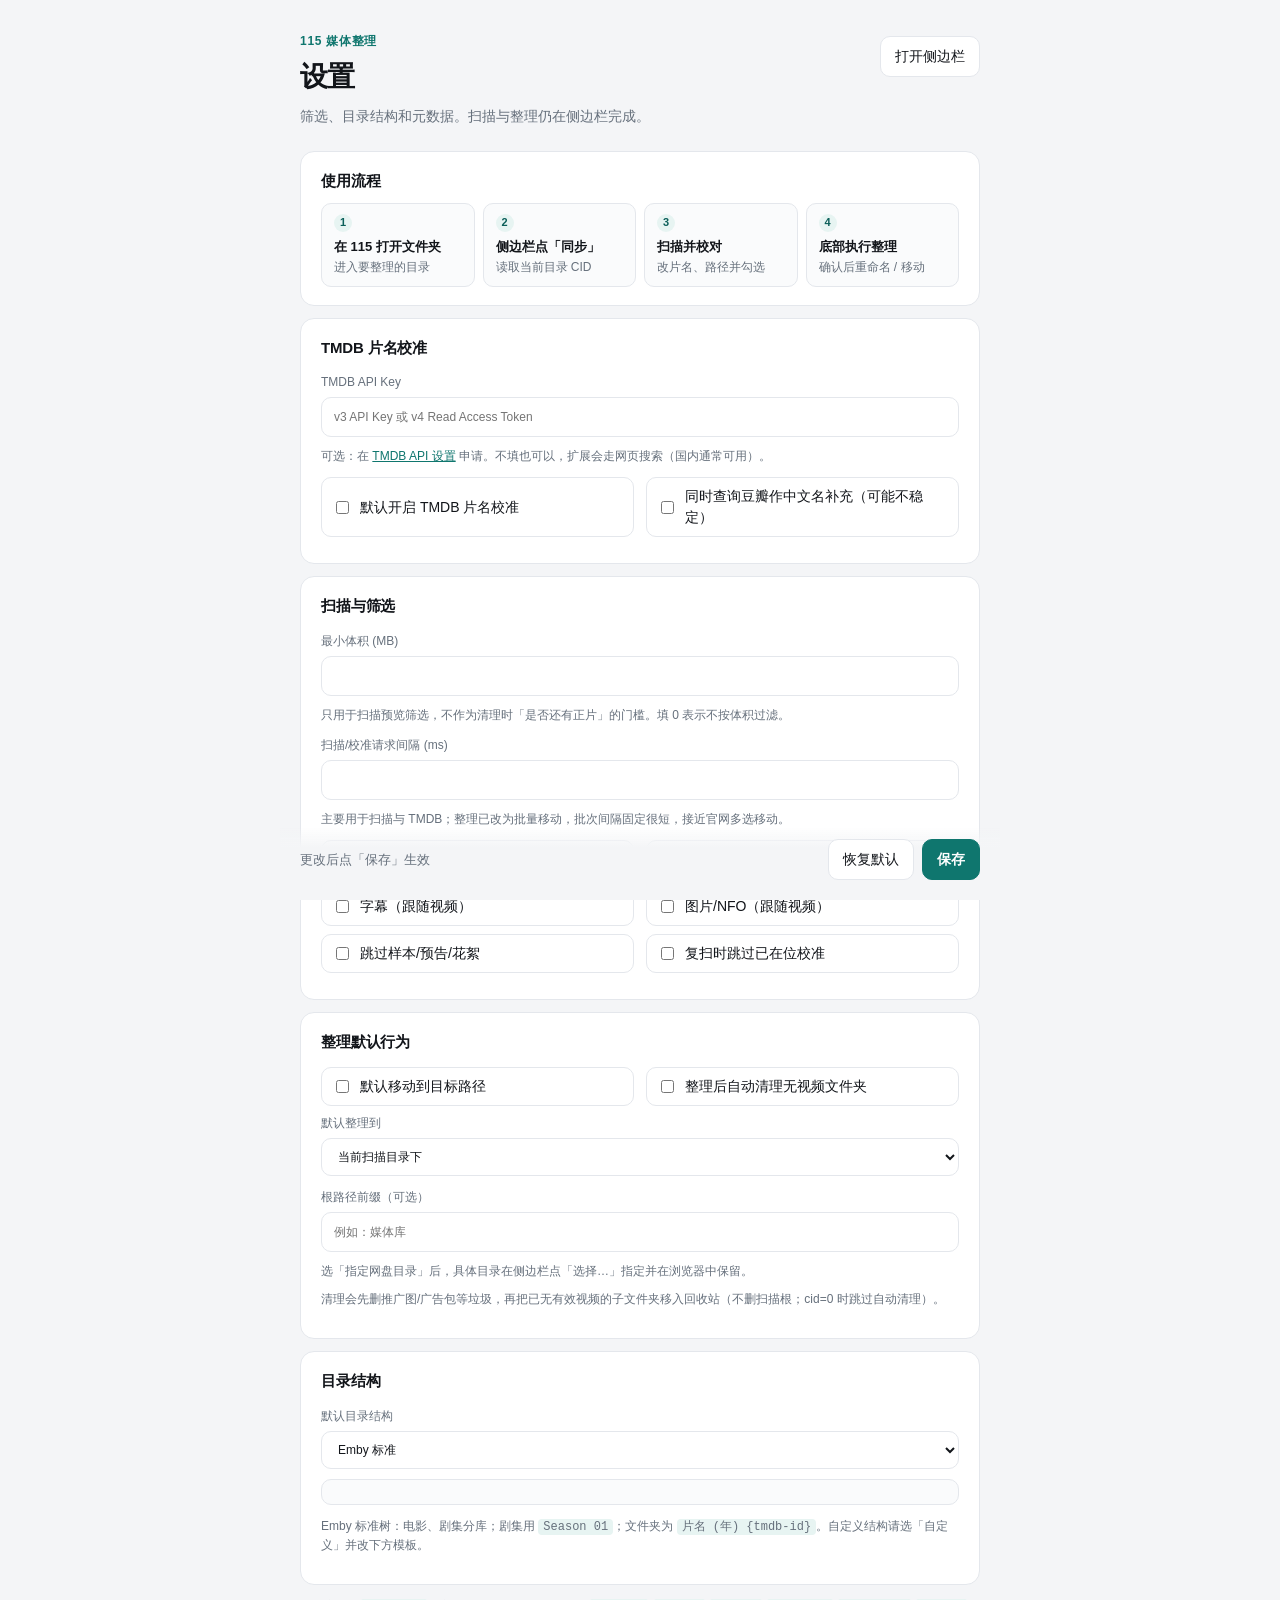
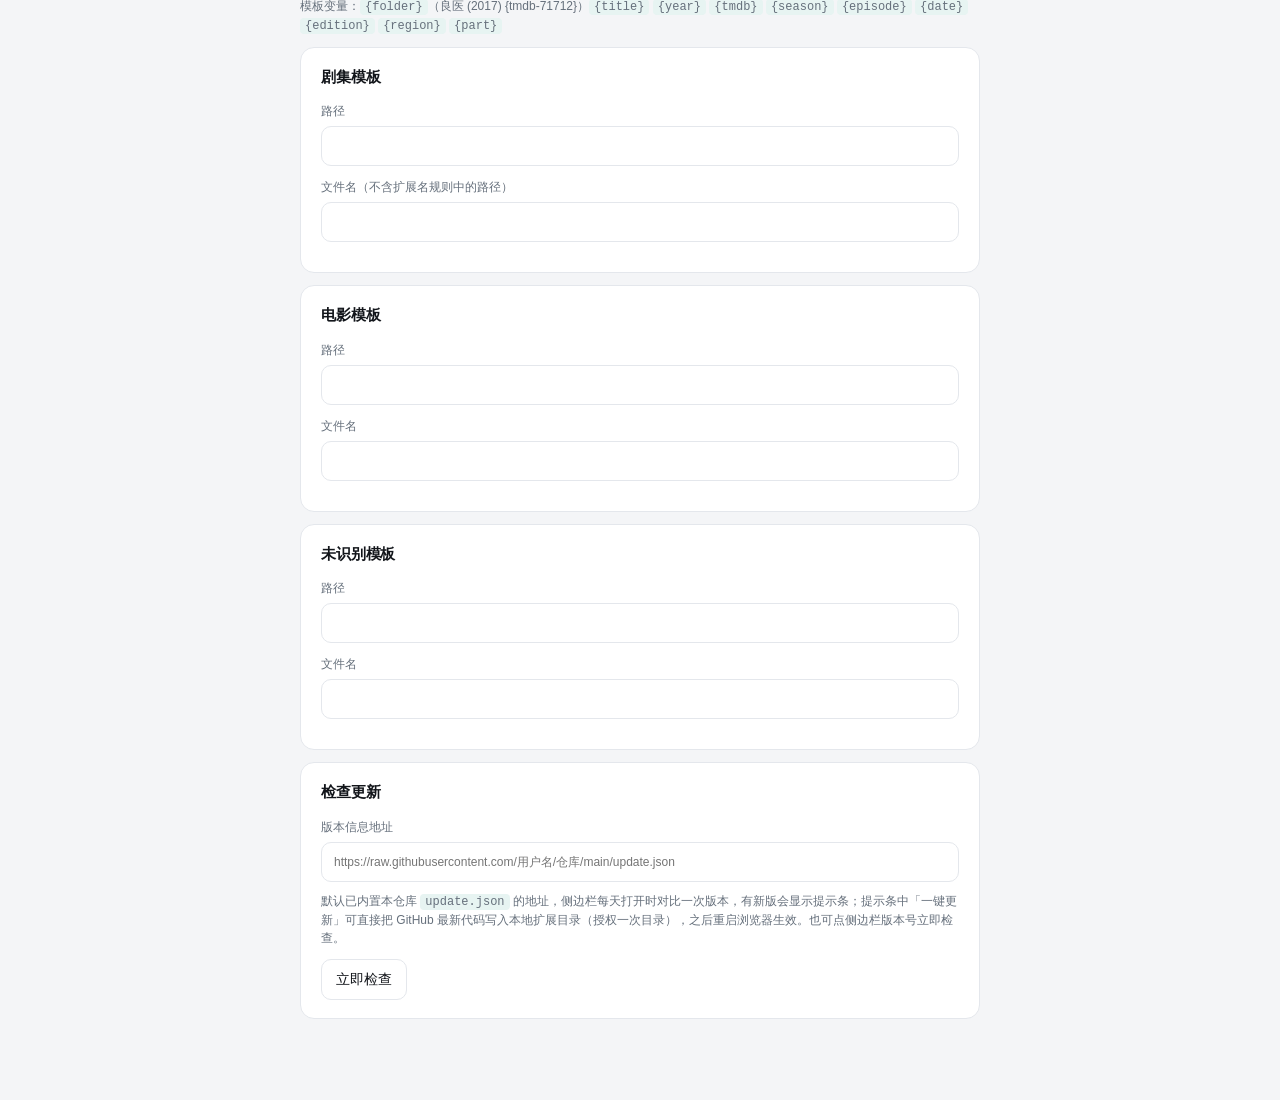
<file: options/index.html>
<!DOCTYPE html>
<html lang="zh-CN">
<head>
  <meta charset="UTF-8" />
  <meta name="viewport" content="width=device-width, initial-scale=1" />
  <title>115 媒体整理 · 设置</title>
  <link rel="stylesheet" href="style.css" />
</head>
<body>
  <main>
    <header>
      <div class="header-copy">
        <p class="eyebrow">115 媒体整理</p>
        <h1>设置</h1>
        <p>筛选、目录结构和元数据。扫描与整理仍在侧边栏完成。</p>
      </div>
      <div class="header-actions">
        <button type="button" id="btnOpenSidePanel" class="btn">打开侧边栏</button>
      </div>
    </header>

    <section class="usage">
      <h2>使用流程</h2>
      <ol class="steps">
        <li><strong>在 115 打开文件夹</strong><span>进入要整理的目录</span></li>
        <li><strong>侧边栏点「同步」</strong><span>读取当前目录 CID</span></li>
        <li><strong>扫描并校对</strong><span>改片名、路径并勾选</span></li>
        <li><strong>底部执行整理</strong><span>确认后重命名 / 移动</span></li>
      </ol>
    </section>

    <form id="form">
      <section>
        <h2>TMDB 片名校准</h2>
        <label class="row">
          <span>TMDB API Key</span>
          <input id="tmdbApiKey" type="password" autocomplete="off" placeholder="v3 API Key 或 v4 Read Access Token" />
        </label>
        <p class="hint">可选：在 <a href="https://www.themoviedb.org/settings/api" target="_blank" rel="noreferrer">TMDB API 设置</a> 申请。不填也可以，扩展会走网页搜索（国内通常可用）。</p>
        <div class="checks">
          <label class="check">
            <input id="enableMetadata" type="checkbox" />
            <span>默认开启 TMDB 片名校准</span>
          </label>
          <label class="check">
            <input id="preferDouban" type="checkbox" />
            <span>同时查询豆瓣作中文名补充（可能不稳定）</span>
          </label>
        </div>
      </section>

      <section>
        <h2>扫描与筛选</h2>
        <label class="row">
          <span>最小体积 (MB)</span>
          <input id="minSizeMB" type="number" min="0" step="1" />
        </label>
        <p class="hint">只用于扫描预览筛选，不作为清理时「是否还有正片」的门槛。填 0 表示不按体积过滤。</p>
        <label class="row">
          <span>扫描/校准请求间隔 (ms)</span>
          <input id="requestDelayMs" type="number" min="0" step="50" />
        </label>
        <p class="hint">主要用于扫描与 TMDB；整理已改为批量移动，批次间隔固定很短，接近官网多选移动。</p>
        <div class="checks">
          <label class="check"><input id="includeVideo" type="checkbox" /> 视频</label>
          <label class="check"><input id="includeAudio" type="checkbox" /> 音频</label>
          <label class="check"><input id="includeSubtitle" type="checkbox" /> 字幕（跟随视频）</label>
          <label class="check"><input id="includeImage" type="checkbox" /> 图片/NFO（跟随视频）</label>
          <label class="check"><input id="skipJunkMedia" type="checkbox" /> 跳过样本/预告/花絮</label>
          <label class="check"><input id="skipCalibrateOrganized" type="checkbox" /> 复扫时跳过已在位校准</label>
        </div>
      </section>

      <section>
        <h2>整理默认行为</h2>
        <div class="checks">
          <label class="check"><input id="moveFiles" type="checkbox" /> 默认移动到目标路径</label>
          <label class="check"><input id="cleanEmptyFolders" type="checkbox" /> 整理后自动清理无视频文件夹</label>
        </div>
        <label class="row">
          <span>默认整理到</span>
          <select id="targetMode">
            <option value="scan">当前扫描目录下</option>
            <option value="cid">指定网盘目录（在侧边栏选择）</option>
          </select>
        </label>
        <label class="row">
          <span>根路径前缀（可选）</span>
          <input id="targetBasePath" type="text" placeholder="例如：媒体库" />
        </label>
        <p class="hint">选「指定网盘目录」后，具体目录在侧边栏点「选择…」指定并在浏览器中保留。</p>
        <p class="hint">清理会先删推广图/广告包等垃圾，再把已无有效视频的子文件夹移入回收站（不删扫描根；cid=0 时跳过自动清理）。</p>
      </section>

      <section>
        <h2>目录结构</h2>
        <label class="row">
          <span>默认目录结构</span>
          <select id="folderLayout"></select>
        </label>
        <p class="hint" id="folderLayoutHint"></p>
        <pre class="layout-tree" id="folderLayoutTree" aria-label="Emby 目录树预览"></pre>
        <p class="hint">Emby 标准树：电影、剧集分库；剧集用 <code>Season 01</code>；文件夹为 <code>片名 (年) {tmdb-id}</code>。自定义结构请选「自定义」并改下方模板。</p>
      </section>

      <div id="templateSections">
      <p class="hint template-vars">模板变量：<code>{folder}</code>（良医 (2017) {tmdb-71712}）<code>{title}</code> <code>{year}</code> <code>{tmdb}</code> <code>{season}</code> <code>{episode}</code> <code>{date}</code> <code>{edition}</code> <code>{region}</code> <code>{part}</code></p>
      <section>
        <h2>剧集模板</h2>
        <label class="row">
          <span>路径</span>
          <input id="tvPathTemplate" type="text" />
        </label>
        <label class="row">
          <span>文件名（不含扩展名规则中的路径）</span>
          <input id="tvNameTemplate" type="text" />
        </label>
      </section>

      <section>
        <h2>电影模板</h2>
        <label class="row">
          <span>路径</span>
          <input id="moviePathTemplate" type="text" />
        </label>
        <label class="row">
          <span>文件名</span>
          <input id="movieNameTemplate" type="text" />
        </label>
      </section>

      <section>
        <h2>未识别模板</h2>
        <label class="row">
          <span>路径</span>
          <input id="unknownPathTemplate" type="text" />
        </label>
        <label class="row">
          <span>文件名</span>
          <input id="unknownNameTemplate" type="text" />
        </label>
      </section>
      </div>

      <section>
        <h2>检查更新</h2>
        <label class="row">
          <span>版本信息地址</span>
          <input id="updateCheckUrl" type="text" placeholder="https://raw.githubusercontent.com/用户名/仓库/main/update.json" />
        </label>
        <p class="hint">默认已内置本仓库 <code>update.json</code> 的地址，侧边栏每天打开时对比一次版本，有新版会显示提示条；提示条中「一键更新」可直接把 GitHub 最新代码写入本地扩展目录（授权一次目录），之后重启浏览器生效。也可点侧边栏版本号立即检查。</p>
        <div class="footer-actions">
          <button type="button" id="btnCheckUpdate" class="btn">立即检查</button>
        </div>
      </section>

      <div class="footer">
        <span id="msg" class="msg">更改后点「保存」生效</span>
        <div class="footer-actions">
          <button type="button" id="btnReset" class="btn">恢复默认</button>
          <button type="submit" class="btn primary">保存</button>
        </div>
      </div>
    </form>
  </main>

  <script type="module" src="options.js"></script>
</body>
</html>
</file>
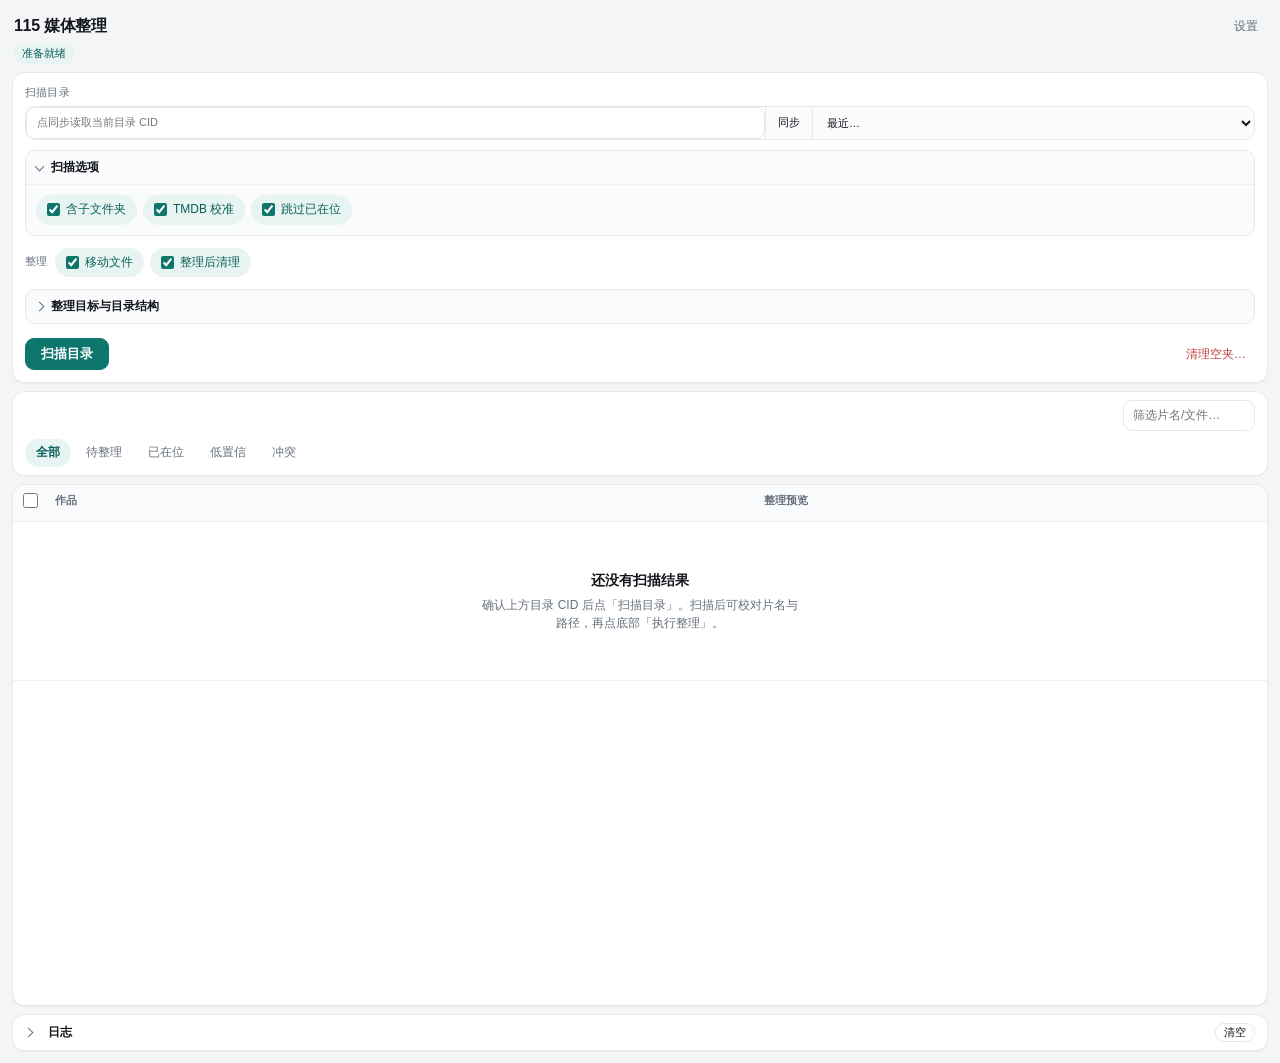
<file: sidepanel/index.html>
<!DOCTYPE html>
<html lang="zh-CN">
<head>
  <meta charset="UTF-8" />
  <meta name="viewport" content="width=device-width, initial-scale=1" />
  <title>115 媒体整理</title>
  <link rel="stylesheet" href="style.css" />
</head>
<body>
  <header class="header">
    <div class="header-main">
      <h1>115 媒体整理 <span class="ver" id="appVersion" role="button" tabindex="0" title="点击检查更新"></span></h1>
      <p class="status-pill" id="statusLine">准备就绪</p>
    </div>
    <a class="link" href="../options/index.html" target="_blank">设置</a>
  </header>

  <div class="update-banner" id="updateBanner" hidden role="status">
    <span class="update-banner-text" id="updateBannerText"></span>
    <span class="update-banner-notes" id="updateBannerNotes" hidden></span>
    <a class="link" id="updateBannerLink" target="_blank" rel="noopener">下载</a>
    <button class="btn update-banner-install" id="updateBannerInstall" type="button" title="把 GitHub 最新代码直接写入本地扩展目录（需授权一次）">一键更新</button>
    <button class="btn ghost update-banner-close" id="updateBannerClose" type="button" title="忽略此版本">✕</button>
  </div>

  <section class="panel scan-panel">
    <label class="field cid-field">
      <span class="field-label" id="cidFieldLabel">扫描目录</span>
      <div class="cid-row">
        <input id="cidInput" type="text" value="" placeholder="点同步读取当前目录 CID" title="目录 CID，不能为 0（网盘根目录）" />
        <button id="btnRefreshCid" class="btn" type="button" title="从当前 115 标签页重新读取">同步</button>
        <select id="recentCid" title="最近扫描过的目录">
          <option value="">最近…</option>
        </select>
      </div>
      <p class="hint warn-hint" id="cidRootWarn" hidden>已禁止扫描网盘根目录（cid=0）。请先在 115 进入具体文件夹后点「同步」，或从「最近」选择子目录。</p>
    </label>

    <details class="scan-options" id="scanOptions" open>
      <summary>扫描选项</summary>
      <div class="scan-options-body">
        <div class="check-row" role="group" aria-label="扫描选项">
          <label class="chip" title="递归扫描子文件夹（网盘根目录不允许扫描）">
            <input id="scanRecursive" type="checkbox" checked />
            <span>含子文件夹</span>
          </label>
          <label class="chip" title="用 TMDB 把杂乱文件名校准为标准中文片名">
            <input id="enableMeta" type="checkbox" checked />
            <span>TMDB 校准</span>
          </label>
          <label class="chip" title="已在目标位置且带 tmdb id 的文件跳过网络校准">
            <input id="skipCalibrateOrganized" type="checkbox" checked />
            <span>跳过已在位</span>
          </label>
        </div>
        <p class="hint meta-hint" id="metaHint" hidden>
          未填 API Key，将用 TMDB 网页搜索 ·
          <a class="hint-link" href="../options/index.html" target="_blank">去设置</a>
        </p>
      </div>
    </details>

    <div class="behavior-row" role="group" aria-label="整理行为">
      <span class="actions-label">整理</span>
      <label class="chip" title="重命名后移动到目标路径；关闭则只重命名">
        <input id="moveFiles" type="checkbox" checked />
        <span>移动文件</span>
      </label>
      <label class="chip" title="整理完成后删除推广图/广告包等垃圾，并移除无有效视频的文件夹（进回收站）">
        <input id="cleanEmptyFolders" type="checkbox" checked />
        <span>整理后清理</span>
      </label>
    </div>

    <details class="organize-details" id="organizeBox">
      <summary>整理目标与目录结构</summary>
      <div class="organize-body">
        <div class="field">
          <span class="field-label">目录结构</span>
          <select id="folderLayout"></select>
          <p class="hint" id="folderLayoutHint"></p>
          <pre class="layout-tree" id="folderLayoutTree" aria-label="Emby 目录树预览"></pre>
        </div>
        <label class="field">
          <span class="field-label">整理到</span>
          <select id="targetMode">
            <option value="scan">当前扫描目录下</option>
            <option value="cid">指定网盘目录</option>
          </select>
        </label>
        <div class="field" id="targetCidField" hidden>
          <span class="field-label">目标目录</span>
          <div class="target-pick">
            <div class="target-pick-label" id="targetCidLabel" title="cid=0">根目录</div>
            <input id="targetCid" type="hidden" value="0" />
            <button id="btnPickTarget" class="btn" type="button">选择…</button>
            <button id="btnUseScanAsTarget" class="btn" type="button" title="用当前扫描目录">用当前</button>
          </div>
        </div>
        <label class="field">
          <span class="field-label">根路径前缀</span>
          <input id="targetBasePath" type="text" placeholder="可选，例如：媒体库" />
        </label>
      </div>
    </details>

    <div class="actions actions-primary">
      <button id="btnScan" class="btn primary" type="button">扫描目录</button>
      <button id="btnStopScan" class="btn warn" type="button" hidden>停止扫描</button>
      <span class="actions-spacer"></span>
      <button id="btnClean" class="btn ghost danger-text" type="button" title="扫描当前目录：先删推广图/广告包等垃圾，再删无有效视频的子文件夹（会先确认）">清理空夹…</button>
    </div>
  </section>

  <section class="panel tools-panel" id="toolsPanel" hidden>
    <div class="tools-row">
      <div class="actions actions-select" role="group" aria-label="勾选">
        <span class="actions-label">勾选</span>
        <button id="btnSelectAll" class="btn ghost" type="button" disabled>全选</button>
        <button id="btnSelectNone" class="btn ghost" type="button" disabled>全不选</button>
        <button id="btnSelectVisible" class="btn ghost" type="button" disabled title="只勾选当前筛选/视图下可见的作品">可见</button>
        <select id="selectPreset" class="select-preset" aria-label="按条件勾选" disabled>
          <option value="">按条件…</option>
          <option value="btnSelectNeed">待整理</option>
          <option value="btnSelectTv">剧集</option>
          <option value="btnSelectMovie">电影</option>
          <option value="btnSelectLow">低置信</option>
          <option value="btnRetryFailed" id="optSelectFailed" hidden>上次失败</option>
        </select>
        <button id="btnSelectNeed" class="btn ghost select-extra" type="button" disabled title="勾选尚未在目标路径的文件">待整理</button>
        <button id="btnSelectTv" class="btn ghost select-extra" type="button" disabled title="只勾选剧集">剧集</button>
        <button id="btnSelectMovie" class="btn ghost select-extra" type="button" disabled title="只勾选电影">电影</button>
        <button id="btnSelectLow" class="btn ghost select-extra" type="button" disabled title="勾选校准分数偏低或未识别的项">低置信</button>
        <button id="btnRetryFailed" class="btn ghost select-extra" type="button" disabled hidden title="只勾选上次整理失败的项">重试失败</button>
      </div>
      <div class="actions actions-more" role="group" aria-label="列表工具">
        <span class="actions-label">列表</span>
        <button id="btnExpandAll" class="btn ghost" type="button" disabled title="展开全部剧集分组">展开</button>
        <button id="btnCollapseAll" class="btn ghost" type="button" disabled title="折叠全部剧集分组">折叠</button>
        <button id="btnRecalibrate" class="btn ghost" type="button" disabled title="仅对勾选项重新 TMDB 校准">重校准</button>
        <button id="btnCopyPlan" class="btn ghost" type="button" disabled title="复制已选文件的目标路径清单">复制清单</button>
      </div>
    </div>
  </section>

  <div class="modal" id="folderPicker" hidden>
    <div class="modal-backdrop" data-role="close-picker"></div>
    <div class="modal-panel" role="dialog" aria-modal="true" aria-labelledby="folderPickerTitle">
      <div class="modal-head">
        <strong id="folderPickerTitle">选择目标目录</strong>
        <button type="button" class="btn tiny" data-role="close-picker">关闭</button>
      </div>
      <div class="picker-crumb" id="pickerCrumb"></div>
      <div class="picker-toolbar">
        <button type="button" class="btn" id="btnPickerUp" disabled>上级</button>
        <button type="button" class="btn" id="btnPickerRoot">根目录</button>
        <span class="picker-status" id="pickerStatus"></span>
      </div>
      <ul class="picker-list" id="pickerList"></ul>
      <div class="modal-foot">
        <span class="hint" id="pickerCurrent">当前：根目录</span>
        <button type="button" class="btn primary" id="btnPickerConfirm">选择此目录</button>
      </div>
    </div>
  </div>

  <section class="summary" id="summary" hidden>
    <div class="summary-row">
      <span id="summaryText"></span>
      <input id="tableFilter" type="search" placeholder="筛选片名/文件…" autocomplete="off" title="快捷键 / 聚焦搜索，Esc 清空" />
    </div>
    <div class="view-filters" id="viewFilters" role="tablist" aria-label="列表筛选">
      <button type="button" class="view-chip is-active" data-view="all" title="快捷键 1 · 双击勾选该视图全部作品">全部<span class="view-count" hidden>0</span></button>
      <button type="button" class="view-chip" data-view="need" title="快捷键 2 · 双击勾选该视图全部作品">待整理<span class="view-count" hidden>0</span></button>
      <button type="button" class="view-chip" data-view="done" title="快捷键 3 · 双击勾选该视图全部作品">已在位<span class="view-count" hidden>0</span></button>
      <button type="button" class="view-chip" data-view="low" title="快捷键 4 · 双击勾选该视图全部作品">低置信<span class="view-count" hidden>0</span></button>
      <button type="button" class="view-chip" data-view="conflict" title="快捷键 5 · 双击勾选该视图全部作品">冲突<span class="view-count" hidden>0</span></button>
    </div>
  </section>

  <section class="table-wrap">
    <table>
      <thead>
        <tr>
          <th class="col-check"><input id="checkAllVisible" type="checkbox" aria-label="勾选当前筛选下可见的作品" title="勾选当前筛选/视图下可见的作品" /></th>
          <th class="col-work">作品</th>
          <th class="col-plan">整理预览</th>
        </tr>
      </thead>
      <tbody id="tbody">
        <tr class="empty"><td colspan="3">
          <div class="empty-state">
            <strong>还没有扫描结果</strong>
            <p>确认上方目录 CID 后点「扫描目录」。扫描后可校对片名与路径，再点底部「执行整理」。</p>
          </div>
        </td></tr>
      </tbody>
    </table>
  </section>

  <div class="action-dock">
    <section class="progress" id="progress" hidden>
      <div class="bar" id="progressBar"><div class="bar-fill" id="barFill"></div></div>
      <div class="progress-meta">
        <p id="progressText">准备中…</p>
        <span class="progress-pct" id="progressPct">0%</span>
      </div>
    </section>
    <div class="action-bar" id="actionBar" hidden>
      <span class="action-summary" id="actionBarSummary">已选 0 项</span>
      <button id="btnRun" class="btn primary" type="button" disabled>执行整理</button>
      <button id="btnStopRun" class="btn warn" type="button" hidden>停止整理</button>
    </div>
  </div>

  <details class="log panel">
    <summary class="log-head">
      <strong>日志</strong>
      <button id="btnClearLog" class="btn tiny" type="button">清空</button>
    </summary>
    <pre id="log"></pre>
  </details>

  <img id="posterZoom" class="poster-zoom" alt="" hidden />

  <script type="module" src="app.js"></script>
</body>
</html>
</file>
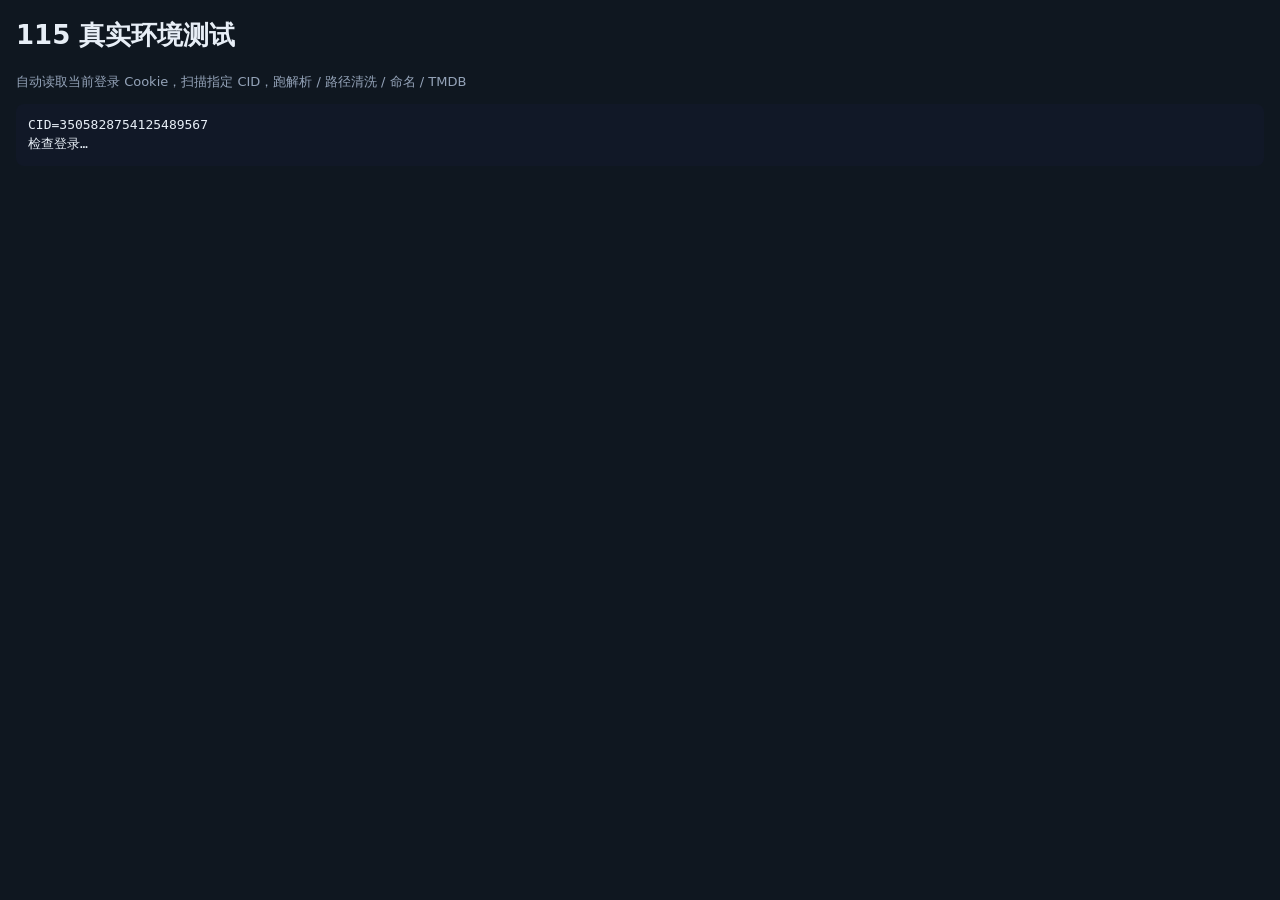
<file: tools/real-test.html>
<!DOCTYPE html>
<html lang="zh-CN">
<head>
  <meta charset="UTF-8" />
  <title>115 真实环境测试</title>
  <link rel="stylesheet" href="real-test.css" />
</head>
<body>
  <h1>115 真实环境测试</h1>
  <p class="muted">自动读取当前登录 Cookie，扫描指定 CID，跑解析 / 路径清洗 / 命名 / TMDB</p>
  <pre id="out">运行中…</pre>
  <script src="real-test.js" type="module"></script>
</body>
</html>
</file>
<file: options/style.css>
:root {
  --bg: #f4f5f7;
  --surface: #fff;
  --text: #12151a;
  --muted: #66707c;
  --line: #e4e7ec;
  --primary: #0f766e;
  --primary-hover: #0b5f59;
  --primary-soft: #e7f4f2;
  --radius: 14px;
  --font: "SF Pro Text", "Segoe UI", "PingFang SC", "Hiragino Sans GB", "Microsoft YaHei", sans-serif;
  --focus: 0 0 0 3px rgba(15, 118, 110, 0.22);
}

* { box-sizing: border-box; }

body {
  margin: 0;
  font: 14px/1.5 var(--font);
  color: var(--text);
  background: var(--bg);
  min-height: 100vh;
  -webkit-font-smoothing: antialiased;
}

main {
  max-width: 720px;
  margin: 0 auto;
  padding: 32px 20px 96px;
}

header {
  display: flex;
  align-items: flex-start;
  justify-content: space-between;
  gap: 16px;
  flex-wrap: wrap;
}

.header-actions {
  display: flex;
  gap: 8px;
  padding-top: 4px;
}

header .eyebrow {
  margin: 0 0 6px;
  color: var(--primary);
  font-size: 12px;
  font-weight: 600;
  letter-spacing: 0.06em;
}

header h1 {
  margin: 0 0 8px;
  font-size: 28px;
  letter-spacing: -0.03em;
  font-weight: 650;
}

header p {
  margin: 0 0 24px;
  color: var(--muted);
  max-width: 42em;
}

.usage h2 {
  margin-bottom: 10px;
}

.steps {
  list-style: none;
  counter-reset: step;
  margin: 0;
  padding: 0;
  display: grid;
  grid-template-columns: repeat(auto-fit, minmax(150px, 1fr));
  gap: 8px;
}

.steps li {
  display: flex;
  flex-direction: column;
  gap: 3px;
  padding: 10px 12px;
  border: 1px solid var(--line);
  border-radius: 10px;
  background: #fafbfc;
}

.steps li::before {
  counter-increment: step;
  content: counter(step);
  display: inline-flex;
  align-items: center;
  justify-content: center;
  width: 18px;
  height: 18px;
  margin-bottom: 2px;
  border-radius: 50%;
  background: var(--primary-soft);
  color: var(--primary-hover);
  font-size: 11px;
  font-weight: 650;
}

.steps li strong {
  font-size: 13px;
  color: var(--text);
}

.steps li span {
  color: var(--muted);
  font-size: 12px;
  line-height: 1.4;
}

code {
  background: var(--primary-soft);
  padding: 1px 5px;
  border-radius: 4px;
  font-size: 12px;
}

section {
  background: var(--surface);
  border: 1px solid var(--line);
  border-radius: var(--radius);
  padding: 18px 20px;
  margin-bottom: 12px;
}

section h2 {
  margin: 0 0 14px;
  font-size: 15px;
  font-weight: 650;
  letter-spacing: -0.01em;
  color: var(--text);
}

.row {
  display: grid;
  gap: 6px;
  margin-bottom: 12px;
  color: var(--muted);
  font-size: 12px;
}

.row input,
.row select {
  width: 100%;
  border: 1px solid var(--line);
  border-radius: 10px;
  padding: 10px 12px;
  font: inherit;
  color: var(--text);
  background: #fff;
}

.row input:focus,
.row select:focus {
  outline: none;
  border-color: var(--primary);
  box-shadow: var(--focus);
}

.hint {
  margin: -2px 0 12px;
  color: var(--muted);
  font-size: 12px;
  line-height: 1.5;
}

.hint a { color: var(--primary); }
.template-vars { margin: 0 0 12px; }

.layout-tree {
  margin: 0 0 14px;
  padding: 12px 14px;
  background: #fafbfc;
  border: 1px solid var(--line);
  border-radius: 10px;
  font-family: ui-monospace, "SF Mono", Menlo, Consolas, monospace;
  font-size: 12px;
  line-height: 1.5;
  color: var(--muted);
  white-space: pre;
  overflow-x: auto;
}

#templateSections[hidden] {
  display: none;
}

.checks {
  display: grid;
  grid-template-columns: repeat(auto-fill, minmax(220px, 1fr));
  gap: 8px 12px;
  margin: 4px 0 8px;
}

.check {
  display: inline-flex;
  align-items: center;
  gap: 8px;
  margin: 0;
  padding: 8px 10px;
  border: 1px solid var(--line);
  border-radius: 10px;
  background: #fff;
}

.check:has(input:checked) {
  border-color: transparent;
  background: var(--primary-soft);
}

.check input {
  accent-color: var(--primary);
}

.footer {
  position: sticky;
  bottom: 0;
  display: flex;
  align-items: center;
  justify-content: space-between;
  gap: 12px;
  flex-wrap: wrap;
  margin: 8px -20px -96px;
  padding: 12px 20px 20px;
  background: linear-gradient(180deg, transparent, var(--bg) 28%);
}

.footer-actions {
  display: flex;
  gap: 8px;
  margin-left: auto;
}

.btn {
  border: 1px solid var(--line);
  background: #fff;
  border-radius: 10px;
  padding: 9px 14px;
  cursor: pointer;
  font: inherit;
  color: var(--text);
}

.btn:hover { background: #eef0f3; }

.btn:disabled {
  opacity: 0.5;
  cursor: not-allowed;
}

.btn.primary {
  background: var(--primary);
  border-color: var(--primary);
  color: #fff;
  font-weight: 600;
}

.btn.primary:hover { background: var(--primary-hover); }

.msg {
  color: var(--muted);
  font-size: 13px;
}

.msg.ok { color: #2f7a4f; }
.msg.warn { color: #9a6700; }

@media (prefers-reduced-motion: reduce) {
  * { transition: none !important; }
}
</file>
<file: sidepanel/style.css>
:root {
  --bg: #f4f5f7;
  --surface: #ffffff;
  --text: #12151a;
  --muted: #66707c;
  --line: #e4e7ec;
  --line-soft: #eef0f3;
  --primary: #0f766e;
  --primary-hover: #0b5f59;
  --primary-soft: #e7f4f2;
  --danger: #c2413b;
  --danger-hover: #a3342f;
  --ok: #2f7a4f;
  --warn: #9a6700;
  --radius: 12px;
  --shadow: 0 1px 0 rgba(18, 21, 26, 0.04);
  --font: "SF Pro Text", "Segoe UI", "PingFang SC", "Hiragino Sans GB", "Microsoft YaHei", sans-serif;
  --mono: ui-monospace, "SF Mono", Menlo, Consolas, monospace;
  --focus: 0 0 0 3px rgba(15, 118, 110, 0.22);
}

* { box-sizing: border-box; }

html, body {
  margin: 0;
  padding: 0;
  background: var(--bg);
  color: var(--text);
  font: 13px/1.45 var(--font);
  min-height: 100%;
  -webkit-font-smoothing: antialiased;
}

body {
  display: flex;
  flex-direction: column;
  gap: 8px;
  padding: 12px;
  min-height: 100vh;
}

button, input, select {
  font: inherit;
}

:focus-visible {
  outline: none;
  box-shadow: var(--focus);
}

/* ---------- Header ---------- */

.header {
  display: flex;
  align-items: flex-start;
  justify-content: space-between;
  gap: 10px;
  padding: 2px 2px 0;
}

.header h1 {
  margin: 0;
  font-size: 16px;
  font-weight: 650;
  letter-spacing: -0.02em;
  display: flex;
  align-items: baseline;
  gap: 8px;
  flex-wrap: wrap;
}

.header .ver {
  font-size: 11px;
  font-weight: 500;
  color: var(--muted);
  letter-spacing: 0;
  font-variant-numeric: tabular-nums;
  cursor: pointer;
  border-radius: 6px;
  padding: 1px 4px;
}

.header .ver:hover,
.header .ver:focus-visible {
  color: var(--text);
  background: var(--line-soft);
  outline: none;
}

.status-pill {
  margin: 6px 0 0;
  display: inline-flex;
  align-items: center;
  max-width: 100%;
  padding: 3px 8px;
  border-radius: 999px;
  background: var(--primary-soft);
  color: var(--primary-hover);
  font-size: 11px;
  line-height: 1.35;
  letter-spacing: 0.01em;
}

body.is-busy .status-pill::before {
  content: "";
  width: 8px;
  height: 8px;
  margin-right: 6px;
  flex: 0 0 auto;
  border: 2px solid currentColor;
  border-top-color: transparent;
  border-radius: 50%;
  animation: status-spin 0.8s linear infinite;
}

@keyframes status-spin {
  to { transform: rotate(360deg); }
}

.link {
  color: var(--muted);
  text-decoration: none;
  font-size: 12px;
  padding: 4px 8px;
  border-radius: 8px;
  flex-shrink: 0;
}

.link:hover {
  color: var(--text);
  background: var(--line-soft);
}

/* ---------- Panels ---------- */

.panel,
.summary,
.table-wrap,
.progress,
.log {
  background: var(--surface);
  border: 1px solid var(--line);
  border-radius: var(--radius);
  box-shadow: var(--shadow);
}

.scan-panel,
.tools-panel {
  padding: 12px;
  display: grid;
  gap: 10px;
}

body.has-results .scan-panel {
  gap: 8px;
  padding: 10px 12px;
}
body.has-results .header h1 {
  font-size: 15px;
}
body.has-results .meta-hint:not([hidden]) {
  margin: 0;
}
body.has-results .organize-details:not([open]) summary,
body.has-results .scan-options:not([open]) summary {
  padding: 6px 10px;
}
body.has-results .actions-primary {
  margin-top: 0;
}
body.has-results #btnScan.primary {
  background: #fff;
  border-color: var(--line);
  color: var(--text);
}
body.has-results #btnScan.primary:hover:not(:disabled) {
  background: var(--line-soft);
}
body.has-results .table-wrap {
  height: clamp(320px, 66vh, 84vh);
}
body.has-results:not(.is-busy) .status-pill {
  opacity: 0.85;
}

.tools-panel {
  gap: 8px;
  padding: 8px 12px;
}

/* ---------- Fields ---------- */

.field {
  display: grid;
  gap: 5px;
  color: var(--muted);
  font-size: 11px;
}

.field-label {
  color: var(--muted);
  font-size: 11px;
  font-weight: 500;
  letter-spacing: 0.02em;
}

.field input[type="text"],
.cid-row input,
.cid-row select,
.organize-body select,
.organize-body input[type="text"],
#tableFilter {
  width: 100%;
  border: 1px solid var(--line);
  border-radius: 9px;
  padding: 7px 10px;
  font: inherit;
  color: var(--text);
  background: #fff;
  transition: border-color 0.12s ease, box-shadow 0.12s ease;
}

.field input[type="text"]:hover,
.cid-row input:hover,
.cid-row select:hover,
.organize-body select:hover,
.organize-body input[type="text"]:hover,
#tableFilter:hover {
  border-color: #d0d5dc;
}

.cid-row {
  display: grid;
  grid-template-columns: 1fr auto minmax(92px, 36%);
  align-items: stretch;
  border: 1px solid var(--line);
  border-radius: 10px;
  overflow: hidden;
  background: #fff;
}

.cid-row input,
.cid-row select,
.cid-row .btn {
  border: 0;
  border-radius: 0;
  box-shadow: none;
}

.cid-row input {
  min-width: 0;
  font-family: var(--mono);
  font-size: 12px;
  padding: 8px 10px;
}

.cid-row input:focus,
.cid-row select:focus,
.cid-row .btn:focus-visible {
  box-shadow: inset 0 0 0 2px rgba(15, 118, 110, 0.35);
}

.cid-row select {
  min-width: 0;
  max-width: none;
  padding: 8px 10px;
  border-left: 1px solid var(--line);
  background: #fafbfc;
}

.cid-row .btn {
  border-left: 1px solid var(--line);
  padding: 8px 12px;
  background: #fafbfc;
}

/* ---------- Option chips ---------- */

.check-row {
  display: flex;
  flex-wrap: wrap;
  gap: 6px;
}

.chip {
  display: inline-flex;
  align-items: center;
  gap: 6px;
  padding: 5px 10px;
  border: 1px solid var(--line);
  border-radius: 999px;
  background: #fff;
  color: var(--muted);
  font-size: 12px;
  cursor: pointer;
  user-select: none;
  transition: background 0.12s ease, border-color 0.12s ease, color 0.12s ease;
}

.chip:hover {
  color: var(--text);
  border-color: #d0d5dc;
}

.chip:has(input:checked) {
  border-color: transparent;
  background: var(--primary-soft);
  color: var(--primary-hover);
}

.chip input {
  margin: 0;
  accent-color: var(--primary);
}

.hint {
  margin: 0;
  color: var(--muted);
  font-size: 11px;
}

.meta-hint { color: var(--warn); }

/* ---------- Update banner ---------- */

.update-banner {
  display: flex;
  align-items: baseline;
  flex-wrap: wrap;
  gap: 4px 10px;
  margin: 0 0 10px;
  padding: 8px 10px;
  border: 1px solid #f0d8a8;
  border-radius: var(--radius);
  background: #fdf6e3;
  color: var(--warn);
  font-size: 12px;
  line-height: 1.4;
}

.update-banner[hidden] { display: none; }

.update-banner-text { font-weight: 600; }

.update-banner-notes {
  color: var(--muted);
  flex: 1 1 100%;
  white-space: pre-line;
}

.update-banner-notes[hidden] { display: none; }

.update-banner-close {
  flex-shrink: 0;
  align-self: center;
  color: var(--warn);
}

.update-banner-close:hover:not(:disabled) {
  background: rgba(154, 112, 0, 0.1);
  color: var(--warn);
}

.update-banner-install {
  flex-shrink: 0;
  padding: 4px 10px;
  font-size: 12px;
  background: var(--warn);
  border-color: var(--warn);
  color: #fff;
  font-weight: 600;
}

.update-banner-install:hover:not(:disabled) {
  background: #8a5e00;
  border-color: #8a5e00;
}

.update-banner-install:disabled {
  opacity: 0.6;
  cursor: default;
}

.hint-link {
  color: inherit;
  font-weight: 600;
}

.warn-hint {
  color: var(--danger);
  margin-top: 2px;
  line-height: 1.4;
}

/* ---------- Organize details ---------- */

.organize-details,
.scan-options {
  border: 1px solid var(--line);
  border-radius: 10px;
  background: #fafbfc;
  overflow: hidden;
}

.organize-details[disabled],
.organize-details.is-disabled {
  opacity: 0.5;
  pointer-events: none;
}

.organize-details > summary,
.scan-options > summary {
  list-style: none;
  cursor: pointer;
  padding: 8px 10px;
  font-size: 12px;
  font-weight: 600;
  color: var(--text);
  display: flex;
  align-items: center;
  gap: 6px;
  user-select: none;
}

.organize-details > summary::-webkit-details-marker,
.scan-options > summary::-webkit-details-marker { display: none; }

.organize-details > summary::before,
.scan-options > summary::before {
  content: "";
  width: 6px;
  height: 6px;
  flex: 0 0 auto;
  border-right: 1.5px solid var(--muted);
  border-bottom: 1.5px solid var(--muted);
  transform: rotate(-45deg);
  margin-right: 2px;
}

.organize-details[open] > summary::before,
.scan-options[open] > summary::before {
  transform: rotate(45deg);
  margin-top: -2px;
}

.organize-details > summary:hover,
.scan-options > summary:hover {
  background: var(--line-soft);
}

.scan-options-body {
  display: grid;
  gap: 8px;
  padding: 0 10px 10px;
  border-top: 1px solid var(--line-soft);
  padding-top: 10px;
}

.organize-body {
  display: grid;
  gap: 10px;
  padding: 0 10px 10px;
  border-top: 1px solid var(--line-soft);
  padding-top: 10px;
}

.layout-tree {
  margin: 0;
  padding: 10px 12px;
  background: #fff;
  border: 1px solid var(--line-soft);
  border-radius: 8px;
  font-family: var(--mono);
  font-size: 11px;
  line-height: 1.5;
  color: var(--muted);
  white-space: pre;
  overflow-x: auto;
  max-height: 160px;
}

.target-pick {
  display: flex;
  gap: 6px;
  align-items: center;
}

.target-pick-label {
  flex: 1;
  min-width: 0;
  border: 1px solid var(--line);
  border-radius: 9px;
  padding: 7px 10px;
  color: var(--text);
  background: #fff;
  white-space: nowrap;
  overflow: hidden;
  text-overflow: ellipsis;
  font-size: 12px;
}

/* ---------- Actions ---------- */

.actions {
  display: flex;
  flex-wrap: wrap;
  gap: 6px;
  align-items: center;
}

.actions-primary {
  padding-top: 4px;
  gap: 8px;
}

.actions-spacer {
  flex: 1 1 auto;
}

.behavior-row {
  display: flex;
  flex-wrap: wrap;
  align-items: center;
  gap: 6px;
  padding: 2px 0;
}

.btn.ghost.danger-text {
  color: var(--danger);
}

.btn.ghost.danger-text:hover:not(:disabled) {
  background: #fdecea;
  color: var(--danger-hover);
}

.actions-primary .btn.primary,
.actions-primary .btn.danger {
  min-width: 84px;
}

.tools-row {
  display: flex;
  flex-wrap: wrap;
  gap: 6px 14px;
  align-items: center;
}

.actions-label {
  color: var(--muted);
  font-size: 11px;
  margin-right: 2px;
  flex-shrink: 0;
}

.select-preset {
  border: 1px solid transparent;
  background: transparent;
  color: var(--muted);
  font: inherit;
  font-size: 12px;
  padding: 4px 2px;
  border-radius: 8px;
  max-width: 112px;
  cursor: pointer;
}

.select-preset:hover:not(:disabled) {
  background: var(--line-soft);
  color: var(--text);
}

.select-preset:disabled {
  opacity: 0.38;
  cursor: not-allowed;
}

.actions-select .select-extra {
  display: none;
}

.btn {
  border: 1px solid var(--line);
  background: #fff;
  color: var(--text);
  border-radius: 9px;
  padding: 7px 11px;
  cursor: pointer;
  line-height: 1.2;
  transition: background 0.12s ease, border-color 0.12s ease;
}

.btn:hover:not(:disabled) { background: var(--line-soft); }
.btn:disabled { opacity: 0.38; cursor: not-allowed; }

.btn.ghost {
  padding: 4px 8px;
  font-size: 12px;
  background: transparent;
  border-color: transparent;
  color: var(--muted);
}

.btn.ghost:hover:not(:disabled) {
  background: var(--line-soft);
  color: var(--text);
}

.btn.primary {
  background: var(--primary);
  border-color: var(--primary);
  color: #fff;
  font-weight: 600;
}
.btn.primary:hover:not(:disabled) { background: var(--primary-hover); }

.btn.danger {
  background: var(--danger);
  border-color: var(--danger);
  color: #fff;
  font-weight: 600;
}
.btn.danger:hover:not(:disabled) { background: var(--danger-hover); }

.btn.warn {
  background: #b45309;
  border-color: #b45309;
  color: #fff;
}
.btn.warn:hover:not(:disabled) { background: #92400e; }
.btn.warn[hidden] { display: none !important; }

.btn.tiny {
  padding: 2px 8px;
  font-size: 11px;
}

/* ---------- Summary ---------- */

.summary {
  padding: 8px 12px;
  font-size: 12px;
  color: var(--muted);
  display: grid;
  gap: 8px;
  position: sticky;
  top: 0;
  z-index: 2;
}

.summary-row {
  display: flex;
  gap: 8px;
  align-items: center;
}

.summary-row #summaryText {
  flex: 1;
  min-width: 0;
  line-height: 1.35;
}

#tableFilter {
  width: 132px;
  flex: 0 0 auto;
  padding: 6px 9px;
}

.view-filters {
  display: flex;
  flex-wrap: wrap;
  gap: 4px;
}

.view-chip {
  border: 1px solid transparent;
  background: transparent;
  color: var(--muted);
  border-radius: 999px;
  padding: 4px 10px;
  font: inherit;
  font-size: 12px;
  cursor: pointer;
}

.view-chip:hover {
  background: var(--line-soft);
  color: var(--text);
}

.view-chip.is-active {
  background: var(--primary-soft);
  color: var(--primary-hover);
  font-weight: 600;
}

.view-count {
  margin-left: 4px;
  font-variant-numeric: tabular-nums;
  opacity: 0.75;
  font-weight: 500;
}

.view-chip.is-active .view-count { opacity: 1; }
.view-chip.is-empty { opacity: 0.45; }

.empty-state {
  display: grid;
  gap: 6px;
  justify-items: center;
  max-width: 320px;
  margin: 0 auto;
  text-align: center;
}

.empty-state strong {
  color: var(--text);
  font-size: 14px;
  font-weight: 600;
}

.empty-state p {
  margin: 0;
  color: var(--muted);
  font-size: 12px;
  line-height: 1.5;
}

.progress {
  position: sticky;
  bottom: 0;
  z-index: 2;
}

.tools-panel[hidden] {
  display: none !important;
}

body.has-results {
  padding-bottom: 80px;
}

/* Busy or showing the progress card → leave room for the dock */
body.is-busy,
body.has-results.has-progress {
  padding-bottom: 122px;
}

/* ---------- Action dock ---------- */

.action-dock {
  position: fixed;
  left: 12px;
  right: 12px;
  bottom: 12px;
  z-index: 6;
  display: grid;
  gap: 6px;
}

.action-dock .progress {
  position: static;
  z-index: auto;
}

.action-bar {
  display: flex;
  align-items: center;
  gap: 8px;
  padding: 8px 10px;
  border: 1px solid var(--line);
  border-radius: 12px;
  background: rgba(255, 255, 255, 0.96);
  box-shadow: 0 8px 24px rgba(18, 21, 26, 0.14);
  backdrop-filter: blur(8px);
}

.action-bar[hidden] {
  display: none !important;
}

.action-summary {
  flex: 1;
  min-width: 0;
  color: var(--muted);
  font-size: 11px;
  font-variant-numeric: tabular-nums;
  white-space: nowrap;
  overflow: hidden;
  text-overflow: ellipsis;
}

#btnRun {
  min-width: 88px;
}

/* ---------- Table ---------- */

.table-wrap {
  padding: 0;
  overflow: auto;
  flex: 1 1 auto;
  min-height: 240px;
  max-height: none;
  height: clamp(280px, 58vh, 78vh);
}

table {
  width: 100%;
  border-collapse: collapse;
  font-size: 12.5px;
  table-layout: fixed;
}

th, td {
  border-bottom: 1px solid var(--line-soft);
  padding: 8px 10px;
  text-align: left;
  vertical-align: top;
}

th {
  position: sticky;
  top: 0;
  background: #fafbfc;
  z-index: 1;
  color: var(--muted);
  font-weight: 600;
  font-size: 11px;
}

.col-check {
  width: 32px;
  padding-left: 10px;
  padding-right: 0;
  vertical-align: middle;
}

#checkAllVisible {
  width: 15px;
  height: 15px;
  margin: 0;
  cursor: pointer;
  accent-color: var(--primary);
}

td.col-check input[type="checkbox"] {
  width: 15px;
  height: 15px;
  margin: 0;
  cursor: pointer;
  accent-color: var(--primary);
}

/* 已在位 → 不可再勾选 */
td.col-check input[type="checkbox"]:disabled {
  cursor: not-allowed;
  opacity: 0.45;
}

#checkAllVisible:disabled {
  cursor: not-allowed;
  opacity: 0.4;
}
.col-work { width: 58%; overflow: hidden; }
.col-plan { width: 42%; overflow: hidden; }

.work-cell {
  display: flex;
  gap: 10px;
  align-items: flex-start;
  min-width: 0;
  overflow: hidden;
}

.poster-wrap {
  display: block;
  flex: 0 0 auto;
  line-height: 0;
  border-radius: 6px;
}
.poster-link {
  display: block;
  flex: 0 0 auto;
  border-radius: 6px;
  line-height: 0;
}
.poster-wrap:hover .poster,
.poster-link:hover .poster {
  outline: 2px solid var(--primary);
  outline-offset: 1px;
}
.poster {
  width: 36px;
  height: 54px;
  object-fit: cover;
  border-radius: 6px;
  background: var(--line-soft);
  display: block;
  flex: 0 0 auto;
}
.poster-zoom {
  position: fixed;
  z-index: 80;
  width: 160px;
  height: auto;
  max-height: min(70vh, 280px);
  object-fit: cover;
  border-radius: 10px;
  border: 1px solid var(--line);
  background: #fff;
  box-shadow: 0 12px 36px rgba(18, 21, 26, 0.28);
  pointer-events: none;
}
.poster-zoom[hidden] { display: none !important; }
.poster-empty {
  width: 36px;
  height: 54px;
  border-radius: 6px;
  flex: 0 0 auto;
  background: linear-gradient(180deg, #eef0f3, #e4e7ec);
}

.group-head { background: #fafbfc; }
.group-head td {
  vertical-align: top;
  border-bottom-color: var(--line);
  padding-top: 10px;
  padding-bottom: 10px;
}
.group-title-row {
  display: flex;
  align-items: center;
  gap: 4px;
  min-width: 0;
}
.group-title-block {
  min-width: 0;
  flex: 1;
  display: grid;
  gap: 5px;
  align-content: start;
}
.group-title-input {
  flex: 0 1 auto;
  width: auto;
  min-width: 2em;
  max-width: calc(100% - 4.2em);
  field-sizing: content;
  font-weight: 650;
  font-size: 14px;
  line-height: 1.25;
  color: var(--text);
}
.group-year-input {
  width: 3.4em;
  flex: 0 0 auto;
  text-align: left;
  color: var(--muted);
  font-variant-numeric: tabular-nums;
}
.group-meta-row {
  display: flex;
  flex-wrap: wrap;
  align-items: center;
  gap: 4px 6px;
  min-width: 0;
}
.group-title-row:has(.group-toggle) + .group-meta-row {
  padding-left: 22px;
}
.meta-line {
  flex: 1 1 8em;
  min-width: 0;
  font-size: 11px;
  line-height: 1.35;
  overflow: hidden;
  text-overflow: ellipsis;
  white-space: nowrap;
}
.calib-hint {
  margin-left: 4px;
  color: var(--muted);
  opacity: .85;
  font-size: 10px;
}
.group-head.is-done,
.group-child.is-done {
  background: #f3f8f5;
}
.group-head.is-low,
.group-child.is-low {
  background: #fff8ee;
}
.group-child:hover {
  background: #f7faf9;
}
.group-head:has(> td.col-check input:checked),
.group-child:has(> td.col-check input:checked) {
  background: #eef7f5;
}
.group-head.is-dup,
.group-child.is-dup {
  box-shadow: inset 3px 0 0 var(--danger);
}
.group-head.is-gap {
  box-shadow: inset 3px 0 0 var(--warn);
}

.kind-select,
.region-select {
  border: 1px solid var(--line);
  border-radius: 6px;
  padding: 2px 6px;
  font: inherit;
  font-size: 11px;
  background: #fff;
  color: var(--text);
  width: auto;
  max-width: 100%;
}
.kind-select { min-width: 56px; }
.region-select { min-width: 64px; }

.tmdb-inline {
  display: inline-flex;
  align-items: center;
  gap: 4px;
  min-width: 0;
  color: var(--muted);
  font-size: 11px;
}
.tmdb-inline .group-tmdb-input {
  width: 5.2em;
  flex: 0 0 auto;
  text-align: left;
  color: var(--muted);
  font-variant-numeric: tabular-nums;
  font-size: 11px;
}

.plan-stack {
  display: grid;
  gap: 4px;
  min-width: 0;
  padding-top: 2px;
}
.plan-stack input { width: 100%; }
.plan-path-row {
  display: flex;
  align-items: center;
  min-width: 0;
  gap: 0;
}
.plan-root {
  flex: 0 1 auto;
  max-width: 46%;
  overflow: hidden;
  text-overflow: ellipsis;
  white-space: nowrap;
  color: var(--primary-hover);
  font-size: 11px;
  font-family: var(--mono);
  padding: 3px 0 3px 2px;
  line-height: 1.3;
}
.plan-path-row .plan-path,
.plan-stack .plan-path-row .plan-path,
td .plan-stack .plan-path-row .plan-path {
  width: auto;
  flex: 1 1 auto;
  min-width: 0;
}
.plan-sub {
  font-size: 11px;
  line-height: 1.3;
  overflow: hidden;
  text-overflow: ellipsis;
  white-space: nowrap;
}
.plan-name-preview {
  display: block;
  overflow: hidden;
  text-overflow: ellipsis;
  white-space: nowrap;
}

.file-cell {
  min-width: 0;
  padding-left: 4px;
}
.file-name {
  overflow: hidden;
  text-overflow: ellipsis;
  white-space: nowrap;
  font-size: 12px;
  line-height: 1.35;
}
.file-meta {
  display: flex;
  flex-wrap: wrap;
  align-items: center;
  gap: 4px 6px;
  margin-top: 2px;
  font-size: 11px;
  line-height: 1.3;
}

.tag-warn,
.tag-done {
  display: inline-block;
  margin-left: 4px;
  padding: 0 5px;
  border-radius: 4px;
  font-size: 10px;
  font-weight: 500;
  vertical-align: middle;
}
.tag-warn {
  background: #fdecea;
  color: var(--danger);
}
/* display:inline-block above would win over the UA [hidden] rule */
.tag-warn[hidden],
.collide-flag[hidden] { display: none; }
.tag-done {
  background: #e6f4ec;
  color: var(--ok);
}

.group-toggle {
  border: 0;
  background: transparent;
  cursor: pointer;
  width: 18px;
  height: 18px;
  padding: 0;
  color: var(--muted);
  flex: 0 0 auto;
  border-radius: 4px;
  display: inline-flex;
  align-items: center;
  justify-content: center;
}
.group-toggle:hover {
  background: var(--line-soft);
  color: var(--text);
}
.group-toggle::before {
  content: "";
  width: 6px;
  height: 6px;
  border-right: 1.5px solid currentColor;
  border-bottom: 1.5px solid currentColor;
  transform: rotate(-45deg);
  margin-left: -1px;
}
.group-head:not(.is-collapsed) .group-toggle::before {
  transform: rotate(45deg);
  margin-left: 0;
  margin-top: -2px;
}
.group-toggle-spacer {
  display: inline-block;
  width: 18px;
  flex: 0 0 auto;
}
.group-child td {
  padding-top: 6px;
  padding-bottom: 6px;
}
.group-child.is-companion { opacity: 0.85; }
.group-child.is-hidden { display: none; }

td input[type="text"] {
  min-width: 0;
  border: 1px solid transparent;
  border-radius: 6px;
  padding: 3px 5px;
  font: inherit;
  background: transparent;
}

td .plan-stack input {
  width: 100%;
}

td input[type="text"]:hover {
  border-color: var(--line);
  background: #fff;
}

td input[type="text"]:focus {
  border-color: var(--primary);
  background: #fff;
  outline: none;
  box-shadow: var(--focus);
}

.plan-path {
  color: var(--muted);
  font-size: 11px;
  font-family: var(--mono);
}
.plan-name { font-weight: 500; }

tr.empty td {
  text-align: center;
  color: var(--muted);
  padding: 48px 16px;
}

.badge {
  display: inline-block;
  padding: 0 6px;
  border-radius: 999px;
  background: var(--line-soft);
  color: var(--muted);
  font-size: 10px;
  line-height: 1.6;
  flex: 0 0 auto;
}

.badge.tv { background: #e8f1ff; color: #1d4f91; }
.badge.movie { background: #e8f6ee; color: var(--ok); }
.badge.unknown { background: #f7f0e0; color: var(--warn); }

.muted { color: var(--muted); }
.err { color: var(--danger); }
.ok { color: var(--ok); }

/* ---------- Progress / log ---------- */

.progress {
  display: grid;
  gap: 6px;
  padding: 8px 12px;
}

/* display:grid above would win over the UA [hidden] rule */
.progress[hidden] {
  display: none !important;
}

.progress .bar {
  position: relative;
  height: 5px;
  background: var(--line-soft);
  border-radius: 999px;
  overflow: hidden;
}

.bar-fill {
  height: 100%;
  width: 0%;
  background: var(--primary);
  border-radius: inherit;
  transition: width 0.25s ease;
}

/* Unknown-total phase (tree scan): a moving segment instead of a fake 100% */
.progress .bar.is-indeterminate .bar-fill {
  width: 38% !important;
  transition: none;
  animation: bar-slide 1.15s ease-in-out infinite;
}

@keyframes bar-slide {
  0% { transform: translateX(-110%); }
  100% { transform: translateX(270%); }
}

.progress-meta {
  display: flex;
  align-items: baseline;
  gap: 8px;
}

#progressText {
  margin: 0;
  flex: 1 1 auto;
  min-width: 0;
  color: var(--muted);
  font-size: 11px;
  white-space: nowrap;
  overflow: hidden;
  text-overflow: ellipsis;
}

.progress-pct {
  flex: 0 0 auto;
  color: var(--primary-hover);
  font-size: 11px;
  font-weight: 600;
  font-variant-numeric: tabular-nums;
}

.log {
  padding: 0;
  overflow: hidden;
}

.log > summary.log-head {
  list-style: none;
  display: flex;
  align-items: center;
  gap: 8px;
  padding: 8px 12px;
  cursor: pointer;
  user-select: none;
  font-size: 12px;
}

.log > summary.log-head strong {
  margin-right: auto;
}

.log > summary.log-head::-webkit-details-marker { display: none; }

.log > summary.log-head::before {
  content: "";
  width: 6px;
  height: 6px;
  border-right: 1.5px solid var(--muted);
  border-bottom: 1.5px solid var(--muted);
  transform: rotate(45deg);
  margin-right: 8px;
}

.log:not([open]) > summary.log-head::before {
  transform: rotate(-45deg);
  margin-top: 1px;
}

#log {
  margin: 0;
  max-height: 120px;
  overflow: auto;
  background: #14181d;
  color: #cdd6df;
  border-radius: 0;
  border-top: 1px solid var(--line);
  padding: 8px 12px;
  font: 11px/1.5 var(--mono);
  white-space: pre-wrap;
  word-break: break-all;
}

/* ---------- Modal ---------- */

.modal[hidden] { display: none !important; }

.modal {
  position: fixed;
  inset: 0;
  z-index: 1000;
  display: flex;
  align-items: flex-end;
  justify-content: center;
}

.modal-backdrop {
  position: absolute;
  inset: 0;
  background: rgba(18, 21, 26, 0.4);
}

.modal-panel {
  position: relative;
  width: min(100%, 420px);
  max-height: min(78vh, 560px);
  margin: 0 10px 10px;
  background: var(--surface);
  border: 1px solid var(--line);
  border-radius: 16px;
  box-shadow: 0 16px 48px rgba(18, 21, 26, 0.16);
  display: flex;
  flex-direction: column;
  overflow: hidden;
}

.modal-head,
.modal-foot,
.picker-toolbar {
  display: flex;
  align-items: center;
  gap: 8px;
  padding: 10px 14px;
  border-bottom: 1px solid var(--line);
}

.modal-foot {
  border-bottom: none;
  border-top: 1px solid var(--line);
  justify-content: space-between;
}

.picker-crumb {
  display: flex;
  flex-wrap: wrap;
  gap: 4px;
  padding: 8px 14px;
  border-bottom: 1px solid var(--line);
  background: #fafbfc;
  font-size: 11px;
}

.picker-crumb button {
  border: none;
  background: transparent;
  color: var(--primary);
  cursor: pointer;
  padding: 0;
  font: inherit;
}

.picker-crumb button:disabled {
  color: var(--text);
  cursor: default;
  font-weight: 600;
}

.picker-crumb .sep { color: var(--muted); }

.picker-status {
  margin-left: auto;
  color: var(--muted);
  font-size: 11px;
}

.picker-list {
  list-style: none;
  margin: 0;
  padding: 0;
  overflow: auto;
  flex: 1;
  min-height: 160px;
}

.picker-list li {
  display: flex;
  align-items: center;
  gap: 8px;
  padding: 10px 14px;
  border-bottom: 1px solid var(--line-soft);
  cursor: pointer;
}

.picker-list li:hover { background: var(--primary-soft); }

.picker-list li .ico {
  width: 14px;
  height: 14px;
  flex-shrink: 0;
  border-radius: 3px;
  background:
    linear-gradient(180deg, #f0c36a 0 38%, transparent 38%),
    linear-gradient(180deg, #e8a93a 0%, #d99220 100%);
}

.picker-list li .name {
  flex: 1;
  min-width: 0;
  overflow: hidden;
  text-overflow: ellipsis;
  white-space: nowrap;
}

.picker-list .empty {
  display: block;
  padding: 28px 12px;
  text-align: center;
  color: var(--muted);
  cursor: default;
}

.picker-list .empty .empty-state { max-width: 240px; }
.picker-list .empty:hover { background: transparent; }

.log-head .btn {
  position: relative;
  z-index: 1;
}

@media (max-width: 380px) {
  .cid-row {
    grid-template-columns: 1fr 1fr;
  }
  .cid-row input {
    grid-column: 1 / -1;
  }
  .col-work { width: 54%; }
  .col-plan { width: 46%; }
  .poster,
  .poster-empty {
    width: 28px;
    height: 42px;
  }
  .tmdb-inline .group-tmdb-input {
    width: 64px;
  }
  .poster-zoom {
    width: 120px;
    max-height: min(50vh, 210px);
  }
}

@media (prefers-reduced-motion: reduce) {
  *, *::before, *::after {
    transition: none !important;
    animation: none !important;
  }
}
</file>
<file: tools/real-test.css>
body {
  font: 13px/1.45 ui-sans-serif, system-ui;
  margin: 16px;
  background: #0f1720;
  color: #e7eef6;
}
pre {
  white-space: pre-wrap;
  word-break: break-all;
  background: #111827;
  padding: 12px;
  border-radius: 8px;
}
.ok { color: #4ade80; }
.err { color: #f87171; }
.muted { color: #94a3b8; }
</file>
